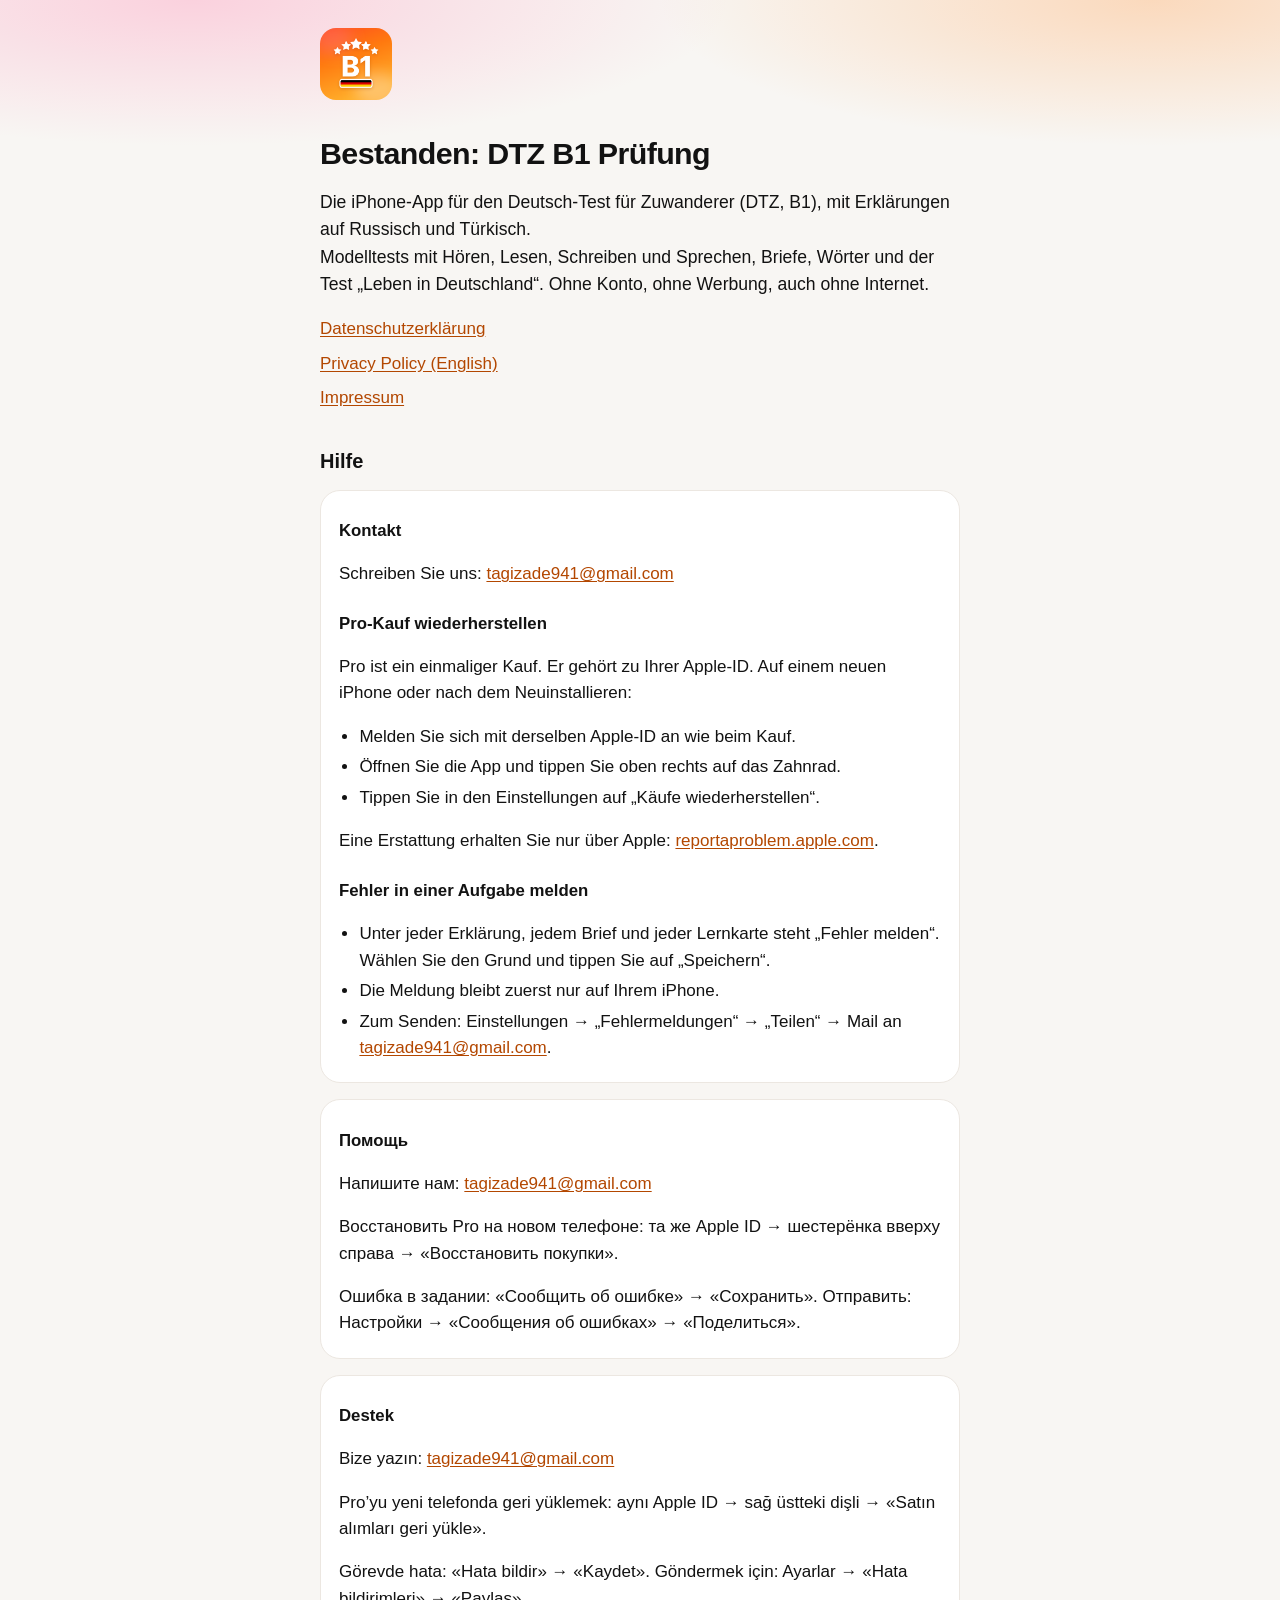
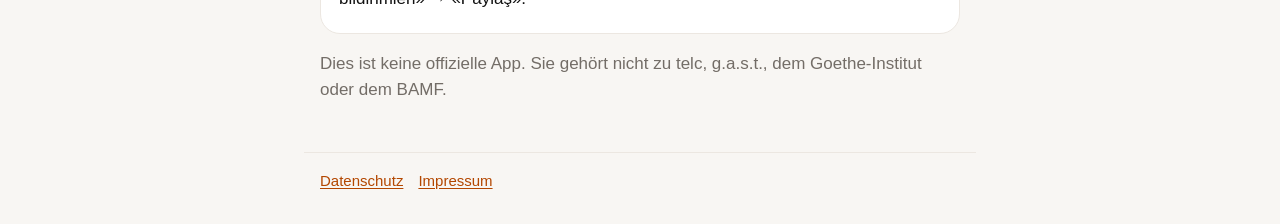
<file: index.html>
<!doctype html>
<html lang="de">
<head>
<meta charset="utf-8">
<meta name="viewport" content="width=device-width, initial-scale=1">
<title>Bestanden: DTZ B1 Prüfung – Hilfe</title>
<meta name="description" content="Hilfe und Kontakt für die iPhone-App Bestanden: DTZ B1 Prüfung.">
<link rel="icon" href="favicon.png">
<link rel="apple-touch-icon" href="icon.png">
<link rel="stylesheet" href="style.css">
</head>
<body>
<main>
<img class="icon" src="icon.png" width="72" height="72" alt="">
<h1>Bestanden: DTZ B1 Prüfung</h1>
<p class="lead">Die iPhone-App für den Deutsch-Test für Zuwanderer (DTZ, B1), mit Erklärungen auf Russisch und Türkisch.<br>
Modelltests mit Hören, Lesen, Schreiben und Sprechen, Briefe, Wörter und der Test „Leben in Deutschland“. Ohne Konto, ohne Werbung, auch ohne Internet.</p>

<ul class="links">
<li><a href="privacy.html">Datenschutzerklärung</a></li>
<li><a href="privacy-en.html" hreflang="en" lang="en">Privacy Policy (English)</a></li>
<li><a href="impressum.html">Impressum</a></li>
</ul>

<h2 id="hilfe">Hilfe</h2>
<div class="card">
<h3>Kontakt</h3>
<p>Schreiben Sie uns: <a href="mailto:tagizade941@gmail.com">tagizade941@gmail.com</a></p>

<h3>Pro-Kauf wiederherstellen</h3>
<p>Pro ist ein einmaliger Kauf. Er gehört zu Ihrer Apple-ID. Auf einem neuen iPhone oder nach dem Neuinstallieren:</p>
<ul>
<li>Melden Sie sich mit derselben Apple-ID an wie beim Kauf.</li>
<li>Öffnen Sie die App und tippen Sie oben rechts auf das Zahnrad.</li>
<li>Tippen Sie in den Einstellungen auf „Käufe wiederherstellen“.</li>
</ul>
<p>Eine Erstattung erhalten Sie nur über Apple: <a href="https://reportaproblem.apple.com/">reportaproblem.apple.com</a>.</p>

<h3>Fehler in einer Aufgabe melden</h3>
<ul>
<li>Unter jeder Erklärung, jedem Brief und jeder Lernkarte steht „Fehler melden“. Wählen Sie den Grund und tippen Sie auf „Speichern“.</li>
<li>Die Meldung bleibt zuerst nur auf Ihrem iPhone.</li>
<li>Zum Senden: Einstellungen → „Fehlermeldungen“ → „Teilen“ → Mail an <a href="mailto:tagizade941@gmail.com">tagizade941@gmail.com</a>.</li>
</ul>
</div>

<div class="card" lang="ru">
<h3>Помощь</h3>
<p>Напишите нам: <a href="mailto:tagizade941@gmail.com">tagizade941@gmail.com</a></p>
<p>Восстановить Pro на новом телефоне: та же Apple ID → шестерёнка вверху справа → «Восстановить покупки».</p>
<p>Ошибка в задании: «Сообщить об ошибке» → «Сохранить». Отправить: Настройки → «Сообщения об ошибках» → «Поделиться».</p>
</div>

<div class="card" lang="tr">
<h3>Destek</h3>
<p>Bize yazın: <a href="mailto:tagizade941@gmail.com">tagizade941@gmail.com</a></p>
<p>Pro’yu yeni telefonda geri yüklemek: aynı Apple ID → sağ üstteki dişli → «Satın alımları geri yükle».</p>
<p>Görevde hata: «Hata bildir» → «Kaydet». Göndermek için: Ayarlar → «Hata bildirimleri» → «Paylaş».</p>
</div>

<p class="muted">Dies ist keine offizielle App. Sie gehört nicht zu telc, g.a.s.t., dem Goethe-Institut oder dem BAMF.</p>
</main>
<footer>
<a href="privacy.html">Datenschutz</a><a href="impressum.html">Impressum</a>
</footer>
</body>
</html>
</file>
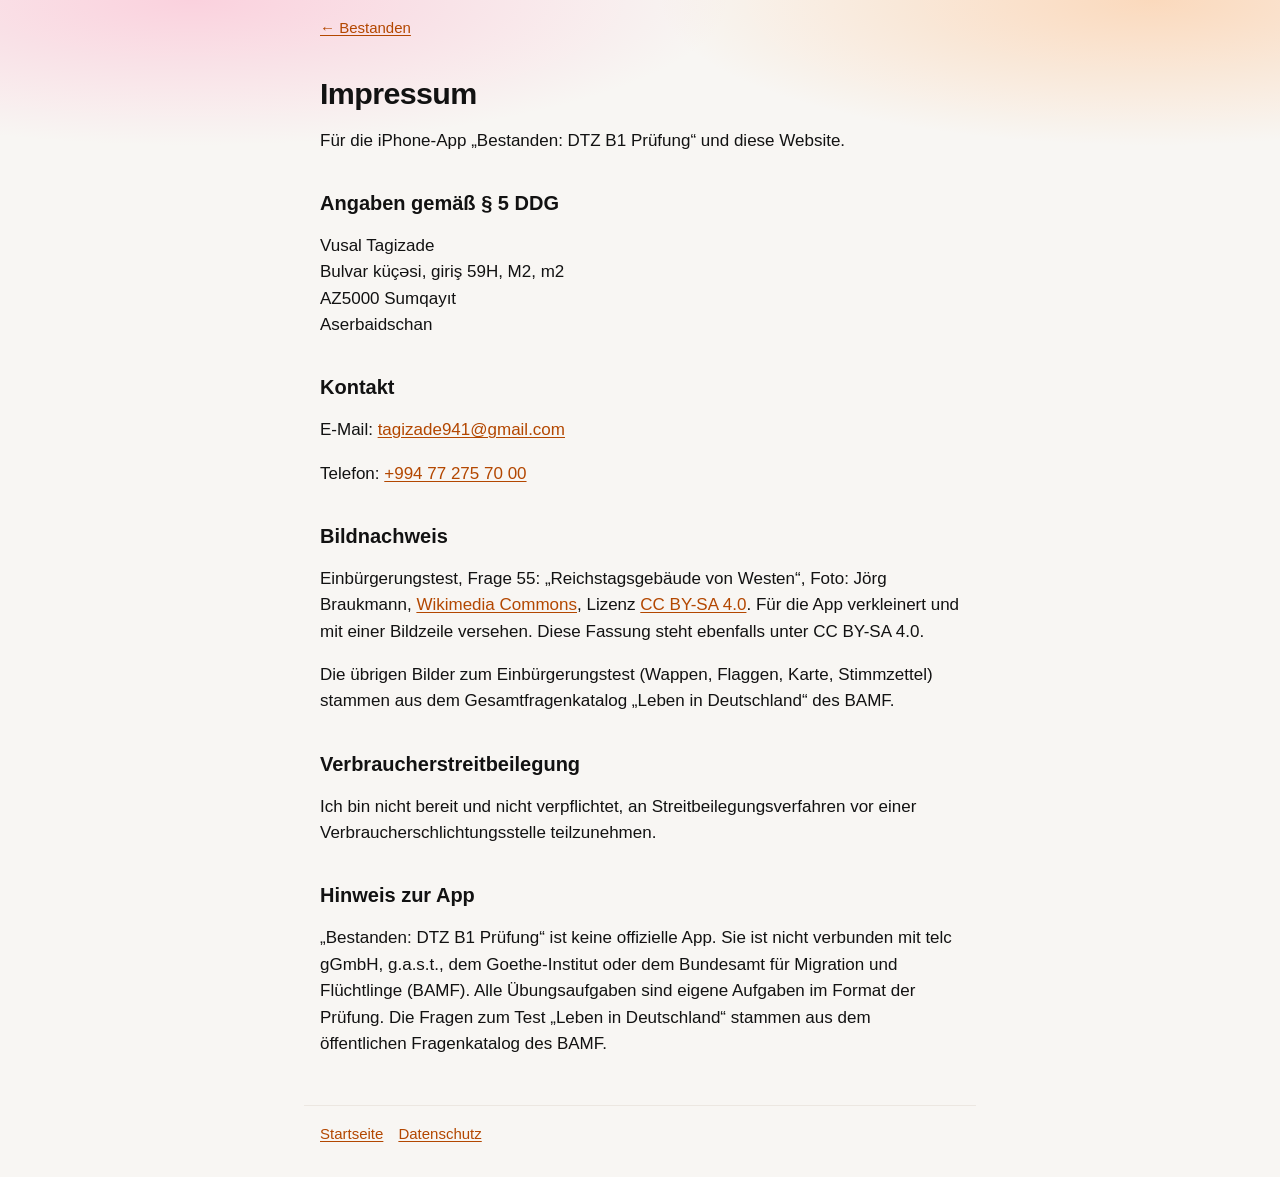
<file: impressum.html>
<!doctype html>
<html lang="de">
<head>
<meta charset="utf-8">
<meta name="viewport" content="width=device-width, initial-scale=1">
<title>Impressum – Bestanden: DTZ B1 Prüfung</title>
<link rel="icon" href="favicon.png">
<link rel="stylesheet" href="style.css">
</head>
<body>
<nav><a href="./">← Bestanden</a></nav>
<main>
<h1>Impressum</h1>
<p>Für die iPhone-App „Bestanden: DTZ B1 Prüfung“ und diese Website.</p>

<h2>Angaben gemäß § 5 DDG</h2>
<p>Vusal Tagizade<br>
Bulvar küçəsi, giriş 59H, M2, m2<br>
AZ5000 Sumqayıt<br>
Aserbaidschan</p>

<h2>Kontakt</h2>
<p>E-Mail: <a href="mailto:tagizade941@gmail.com">tagizade941@gmail.com</a></p>
<p>Telefon: <a href="tel:+994772757000">+994 77 275 70 00</a></p>

<h2>Bildnachweis</h2>
<p>Einbürgerungstest, Frage 55: „Reichstagsgebäude von Westen“, Foto: Jörg Braukmann, <a href="https://commons.wikimedia.org/wiki/File:Reichstagsgeb%C3%A4ude_von_Westen.jpg">Wikimedia Commons</a>, Lizenz <a href="https://creativecommons.org/licenses/by-sa/4.0/deed.de">CC BY-SA 4.0</a>. Für die App verkleinert und mit einer Bildzeile versehen. Diese Fassung steht ebenfalls unter CC BY-SA 4.0.</p>
<p>Die übrigen Bilder zum Einbürgerungstest (Wappen, Flaggen, Karte, Stimmzettel) stammen aus dem Gesamtfragenkatalog „Leben in Deutschland“ des BAMF.</p>

<h2>Verbraucherstreitbeilegung</h2>
<p>Ich bin nicht bereit und nicht verpflichtet, an Streitbeilegungsverfahren vor einer Verbraucherschlichtungsstelle teilzunehmen.</p>

<h2>Hinweis zur App</h2>
<p>„Bestanden: DTZ B1 Prüfung“ ist keine offizielle App. Sie ist nicht verbunden mit telc gGmbH, g.a.s.t., dem Goethe-Institut oder dem Bundesamt für Migration und Flüchtlinge (BAMF). Alle Übungsaufgaben sind eigene Aufgaben im Format der Prüfung. Die Fragen zum Test „Leben in Deutschland“ stammen aus dem öffentlichen Fragenkatalog des BAMF.</p>
</main>
<footer>
<a href="./">Startseite</a><a href="privacy.html">Datenschutz</a>
</footer>
</body>
</html>
</file>
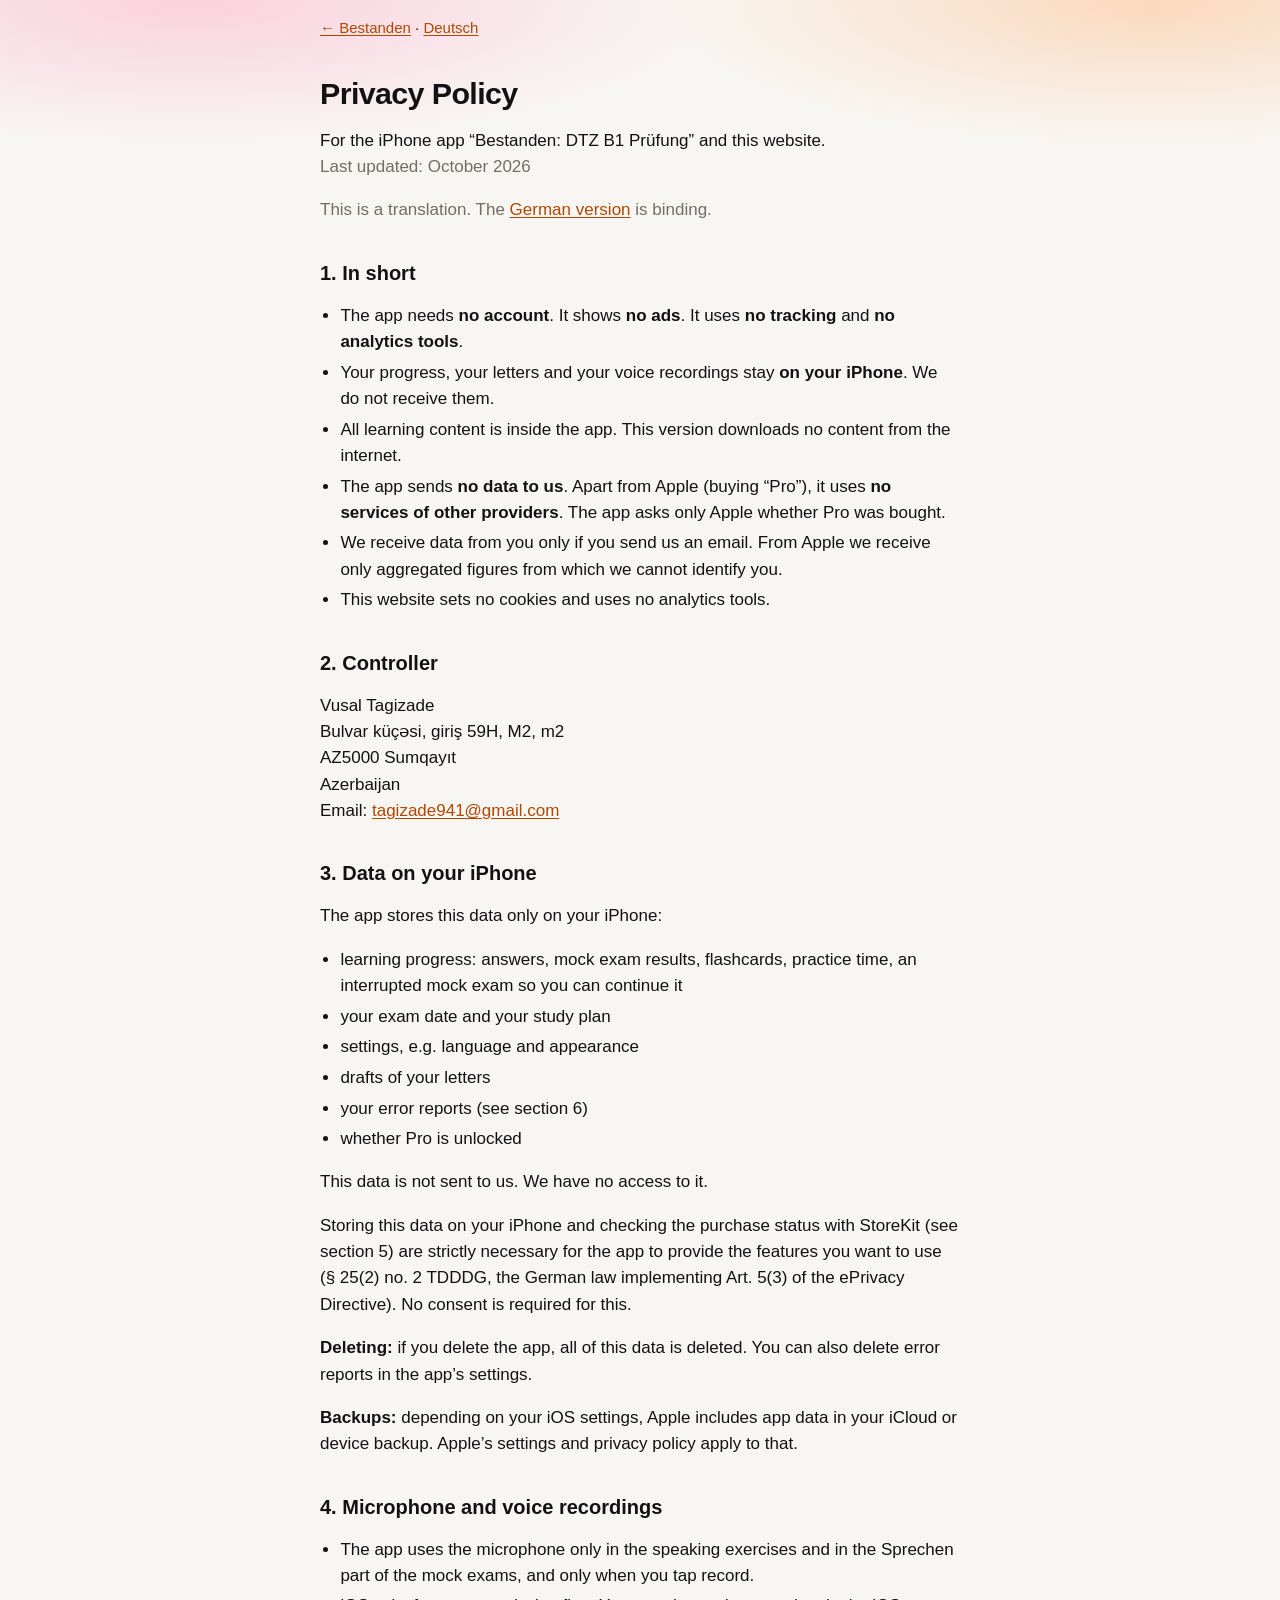
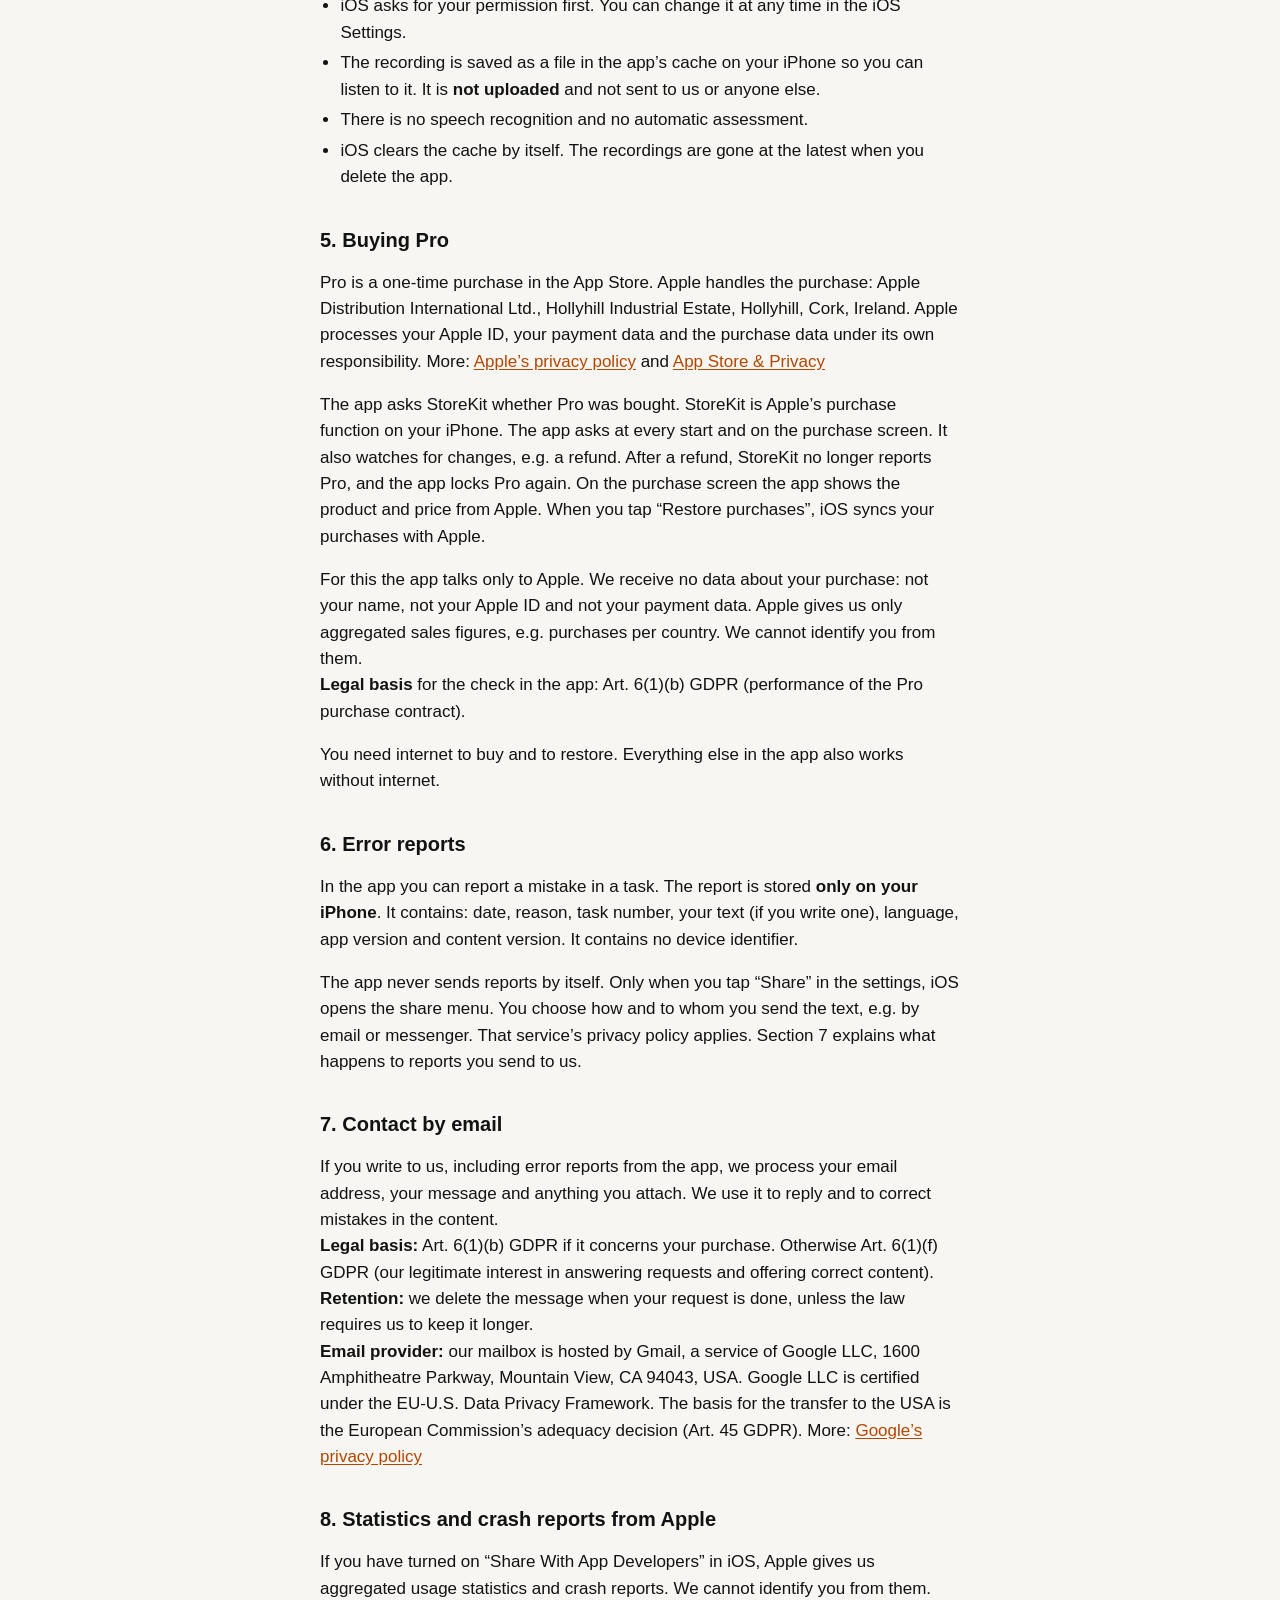
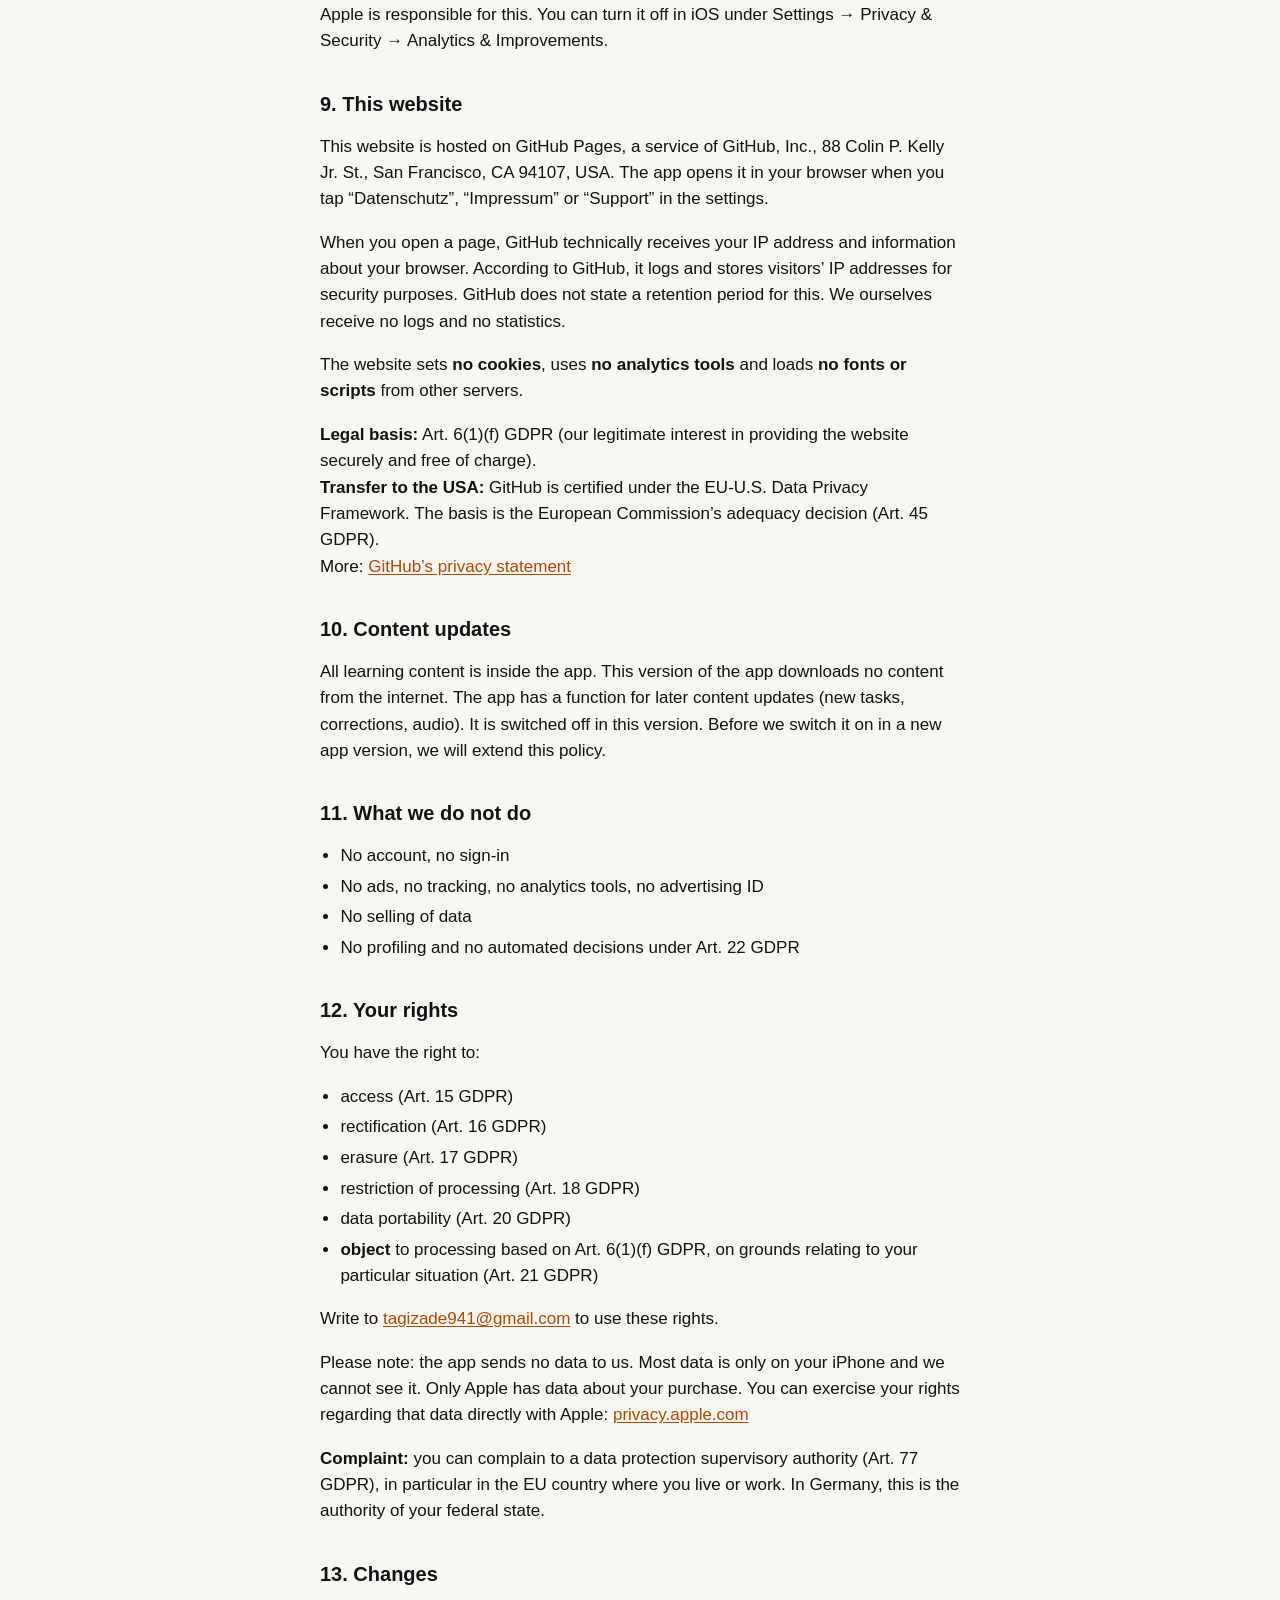
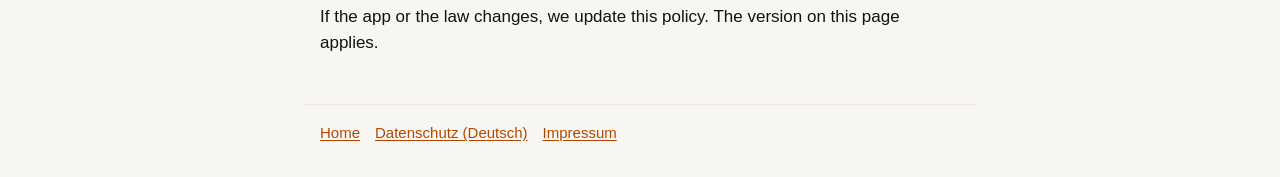
<file: privacy-en.html>
<!doctype html>
<html lang="en">
<head>
<meta charset="utf-8">
<meta name="viewport" content="width=device-width, initial-scale=1">
<title>Privacy Policy – Bestanden: DTZ B1 Prüfung</title>
<link rel="icon" href="favicon.png">
<link rel="alternate" hreflang="de" href="privacy.html">
<link rel="stylesheet" href="style.css">
</head>
<body>

<nav><a href="./">← Bestanden</a> · <a href="privacy.html" hreflang="de" lang="de">Deutsch</a></nav>
<main>
<h1>Privacy Policy</h1>
<p>For the iPhone app “Bestanden: DTZ B1 Prüfung” and this website.<br><span class="muted">Last updated: October 2026</span></p>
<p class="muted">This is a translation. The <a href="privacy.html" hreflang="de" lang="de">German version</a> is binding.</p>

<h2 id="short">1. In short</h2>
<ul>
<li>The app needs <strong>no account</strong>. It shows <strong>no ads</strong>. It uses <strong>no tracking</strong> and <strong>no analytics tools</strong>.</li>
<li>Your progress, your letters and your voice recordings stay <strong>on your iPhone</strong>. We do not receive them.</li>
<li>All learning content is inside the app. This version downloads no content from the internet.</li>
<li>The app sends <strong>no data to us</strong>. Apart from Apple (buying “Pro”), it uses <strong>no services of other providers</strong>. The app asks only Apple whether Pro was bought.</li>
<li>We receive data from you only if you send us an email. From Apple we receive only aggregated figures from which we cannot identify you.</li>
<li>This website sets no cookies and uses no analytics tools.</li>
</ul>

<h2 id="controller">2. Controller</h2>
<p>Vusal Tagizade<br>
Bulvar küçəsi, giriş 59H, M2, m2<br>
AZ5000 Sumqayıt<br>
Azerbaijan<br>
Email: <a href="mailto:tagizade941@gmail.com">tagizade941@gmail.com</a></p>


<h2 id="device">3. Data on your iPhone</h2>
<p>The app stores this data only on your iPhone:</p>
<ul>
<li>learning progress: answers, mock exam results, flashcards, practice time, an interrupted mock exam so you can continue it</li>
<li>your exam date and your study plan</li>
<li>settings, e.g. language and appearance</li>
<li>drafts of your letters</li>
<li>your error reports (see section 6)</li>
<li>whether Pro is unlocked</li>
</ul>
<p>This data is not sent to us. We have no access to it.</p>
<p>Storing this data on your iPhone and checking the purchase status with StoreKit (see section 5) are strictly necessary for the app to provide the features you want to use (§ 25(2) no. 2 TDDDG, the German law implementing Art. 5(3) of the ePrivacy Directive). No consent is required for this.</p>
<p><strong>Deleting:</strong> if you delete the app, all of this data is deleted. You can also delete error reports in the app’s settings.</p>
<p><strong>Backups:</strong> depending on your iOS settings, Apple includes app data in your iCloud or device backup. Apple’s settings and privacy policy apply to that.</p>

<h2 id="microphone">4. Microphone and voice recordings</h2>
<ul>
<li>The app uses the microphone only in the speaking exercises and in the Sprechen part of the mock exams, and only when you tap record.</li>
<li>iOS asks for your permission first. You can change it at any time in the iOS Settings.</li>
<li>The recording is saved as a file in the app’s cache on your iPhone so you can listen to it. It is <strong>not uploaded</strong> and not sent to us or anyone else.</li>
<li>There is no speech recognition and no automatic assessment.</li>
<li>iOS clears the cache by itself. The recordings are gone at the latest when you delete the app.</li>
</ul>

<h2 id="pro">5. Buying Pro</h2>
<p>Pro is a one-time purchase in the App Store. Apple handles the purchase: Apple Distribution International Ltd., Hollyhill Industrial Estate, Hollyhill, Cork, Ireland. Apple processes your Apple ID, your payment data and the purchase data under its own responsibility. More: <a href="https://www.apple.com/legal/privacy/">Apple’s privacy policy</a> and <a href="https://www.apple.com/legal/privacy/data/en/app-store/">App Store &amp; Privacy</a></p>
<p>The app asks StoreKit whether Pro was bought. StoreKit is Apple’s purchase function on your iPhone. The app asks at every start and on the purchase screen. It also watches for changes, e.g. a refund. After a refund, StoreKit no longer reports Pro, and the app locks Pro again. On the purchase screen the app shows the product and price from Apple. When you tap “Restore purchases”, iOS syncs your purchases with Apple.</p>
<p>For this the app talks only to Apple. We receive no data about your purchase: not your name, not your Apple ID and not your payment data. Apple gives us only aggregated sales figures, e.g. purchases per country. We cannot identify you from them.<br>
<strong>Legal basis</strong> for the check in the app: Art. 6(1)(b) GDPR (performance of the Pro purchase contract).</p>
<p>You need internet to buy and to restore. Everything else in the app also works without internet.</p>

<h2 id="reports">6. Error reports</h2>
<p>In the app you can report a mistake in a task. The report is stored <strong>only on your iPhone</strong>. It contains: date, reason, task number, your text (if you write one), language, app version and content version. It contains no device identifier.</p>
<p>The app never sends reports by itself. Only when you tap “Share” in the settings, iOS opens the share menu. You choose how and to whom you send the text, e.g. by email or messenger. That service’s privacy policy applies. Section 7 explains what happens to reports you send to us.</p>

<h2 id="email">7. Contact by email</h2>
<p>If you write to us, including error reports from the app, we process your email address, your message and anything you attach. We use it to reply and to correct mistakes in the content.<br>
<strong>Legal basis:</strong> Art. 6(1)(b) GDPR if it concerns your purchase. Otherwise Art. 6(1)(f) GDPR (our legitimate interest in answering requests and offering correct content).<br>
<strong>Retention:</strong> we delete the message when your request is done, unless the law requires us to keep it longer.<br>
<strong>Email provider:</strong> our mailbox is hosted by Gmail, a service of Google LLC, 1600 Amphitheatre Parkway, Mountain View, CA 94043, USA. Google LLC is certified under the EU-U.S. Data Privacy Framework. The basis for the transfer to the USA is the European Commission’s adequacy decision (Art. 45 GDPR). More: <a href="https://policies.google.com/privacy?hl=en">Google’s privacy policy</a></p>

<h2 id="apple-analytics">8. Statistics and crash reports from Apple</h2>
<p>If you have turned on “Share With App Developers” in iOS, Apple gives us aggregated usage statistics and crash reports. We cannot identify you from them. Apple is responsible for this. You can turn it off in iOS under Settings → Privacy &amp; Security → Analytics &amp; Improvements.</p>

<h2 id="website">9. This website</h2>
<p>This website is hosted on GitHub Pages, a service of GitHub, Inc., 88 Colin P. Kelly Jr. St., San Francisco, CA 94107, USA. The app opens it in your browser when you tap “Datenschutz”, “Impressum” or “Support” in the settings.</p>
<p>When you open a page, GitHub technically receives your IP address and information about your browser. According to GitHub, it logs and stores visitors’ IP addresses for security purposes. GitHub does not state a retention period for this. We ourselves receive no logs and no statistics.</p>
<p>The website sets <strong>no cookies</strong>, uses <strong>no analytics tools</strong> and loads <strong>no fonts or scripts</strong> from other servers.</p>
<p><strong>Legal basis:</strong> Art. 6(1)(f) GDPR (our legitimate interest in providing the website securely and free of charge).<br>
<strong>Transfer to the USA:</strong> GitHub is certified under the EU-U.S. Data Privacy Framework. The basis is the European Commission’s adequacy decision (Art. 45 GDPR).<br>
More: <a href="https://docs.github.com/site-policy/privacy-policies/github-general-privacy-statement">GitHub’s privacy statement</a></p>

<h2 id="updates">10. Content updates</h2>
<p>All learning content is inside the app. This version of the app downloads no content from the internet. The app has a function for later content updates (new tasks, corrections, audio). It is switched off in this version. Before we switch it on in a new app version, we will extend this policy.</p>

<h2 id="not">11. What we do not do</h2>
<ul>
<li>No account, no sign-in</li>
<li>No ads, no tracking, no analytics tools, no advertising ID</li>
<li>No selling of data</li>
<li>No profiling and no automated decisions under Art. 22 GDPR</li>
</ul>

<h2 id="rights">12. Your rights</h2>
<p>You have the right to:</p>
<ul>
<li>access (Art. 15 GDPR)</li>
<li>rectification (Art. 16 GDPR)</li>
<li>erasure (Art. 17 GDPR)</li>
<li>restriction of processing (Art. 18 GDPR)</li>
<li>data portability (Art. 20 GDPR)</li>
<li><strong>object</strong> to processing based on Art. 6(1)(f) GDPR, on grounds relating to your particular situation (Art. 21 GDPR)</li>
</ul>
<p>Write to <a href="mailto:tagizade941@gmail.com">tagizade941@gmail.com</a> to use these rights.</p>
<p>Please note: the app sends no data to us. Most data is only on your iPhone and we cannot see it. Only Apple has data about your purchase. You can exercise your rights regarding that data directly with Apple: <a href="https://privacy.apple.com/">privacy.apple.com</a></p>
<p><strong>Complaint:</strong> you can complain to a data protection supervisory authority (Art. 77 GDPR), in particular in the EU country where you live or work. In Germany, this is the authority of your federal state.</p>

<h2 id="changes">13. Changes</h2>
<p>If the app or the law changes, we update this policy. The version on this page applies.</p>
</main>
<footer>
<a href="./">Home</a><a href="privacy.html">Datenschutz (Deutsch)</a><a href="impressum.html" hreflang="de">Impressum</a>
</footer>
</body>
</html>
</file>
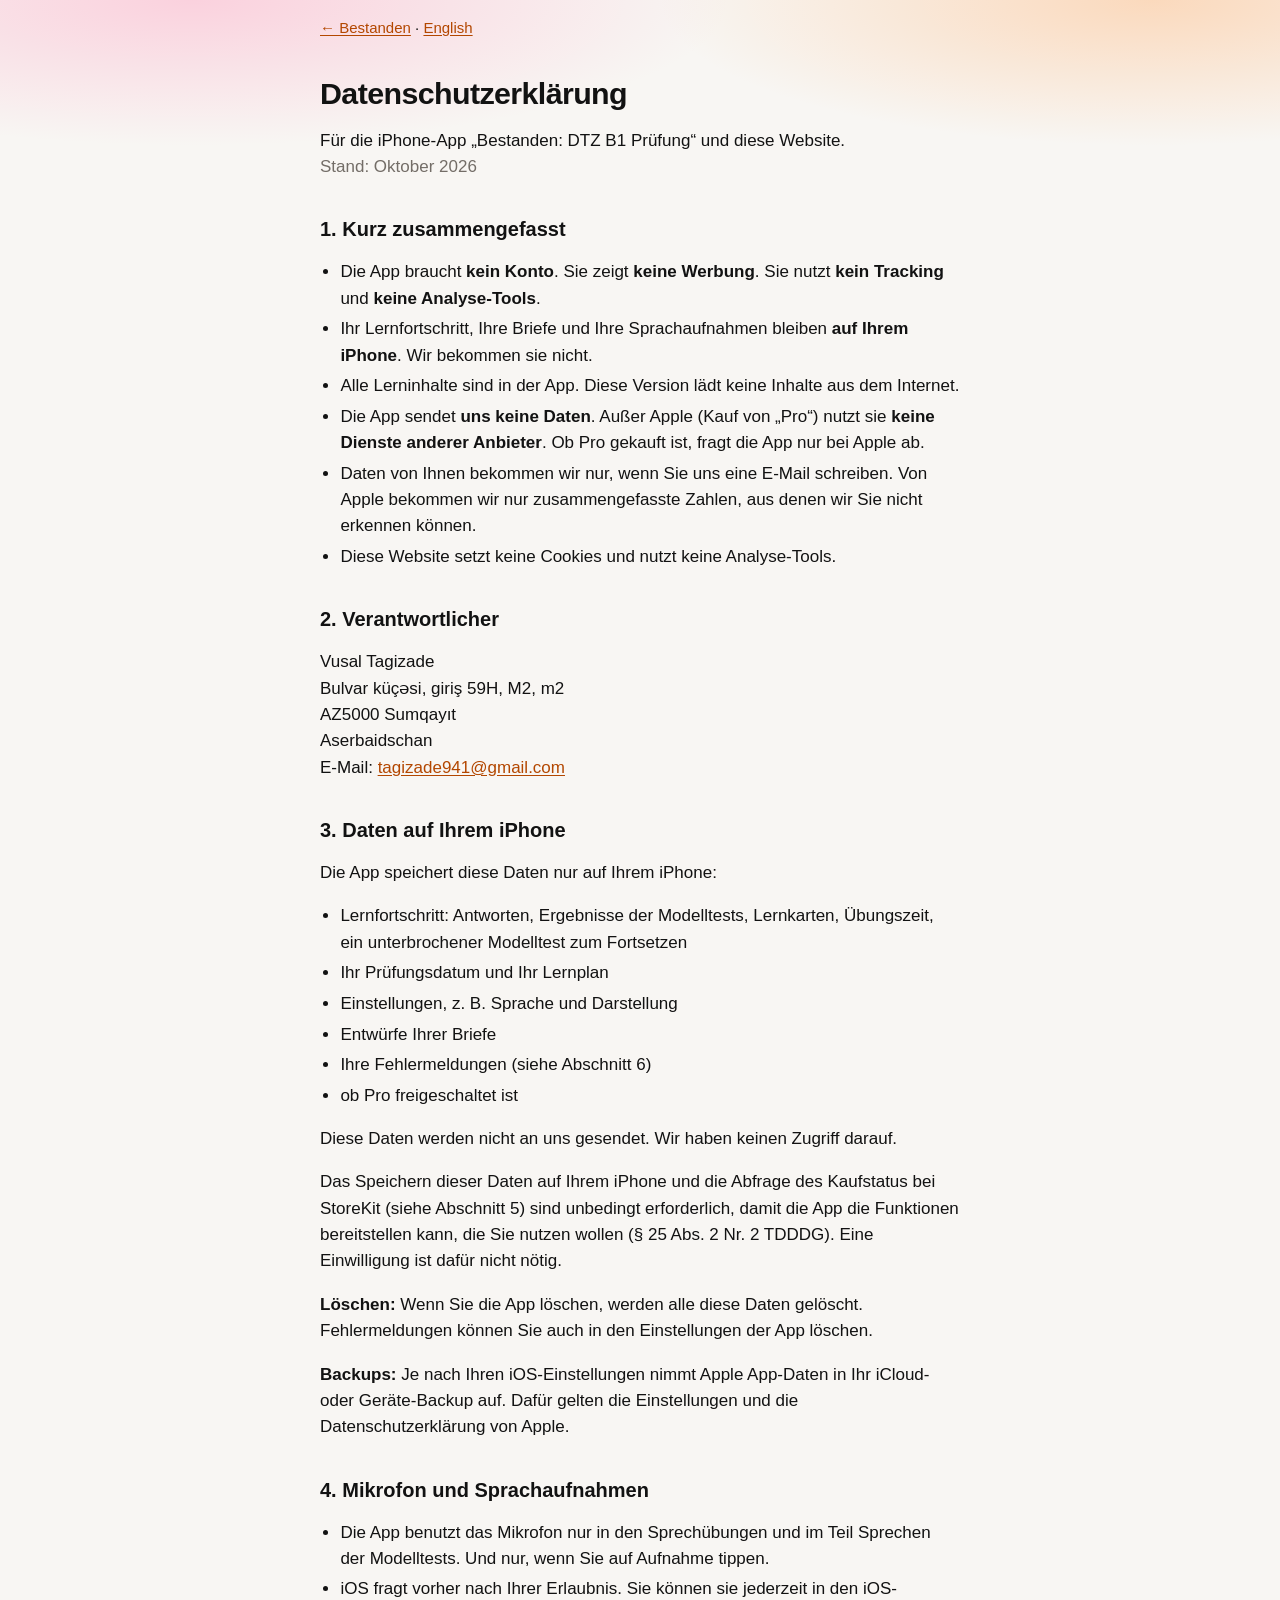
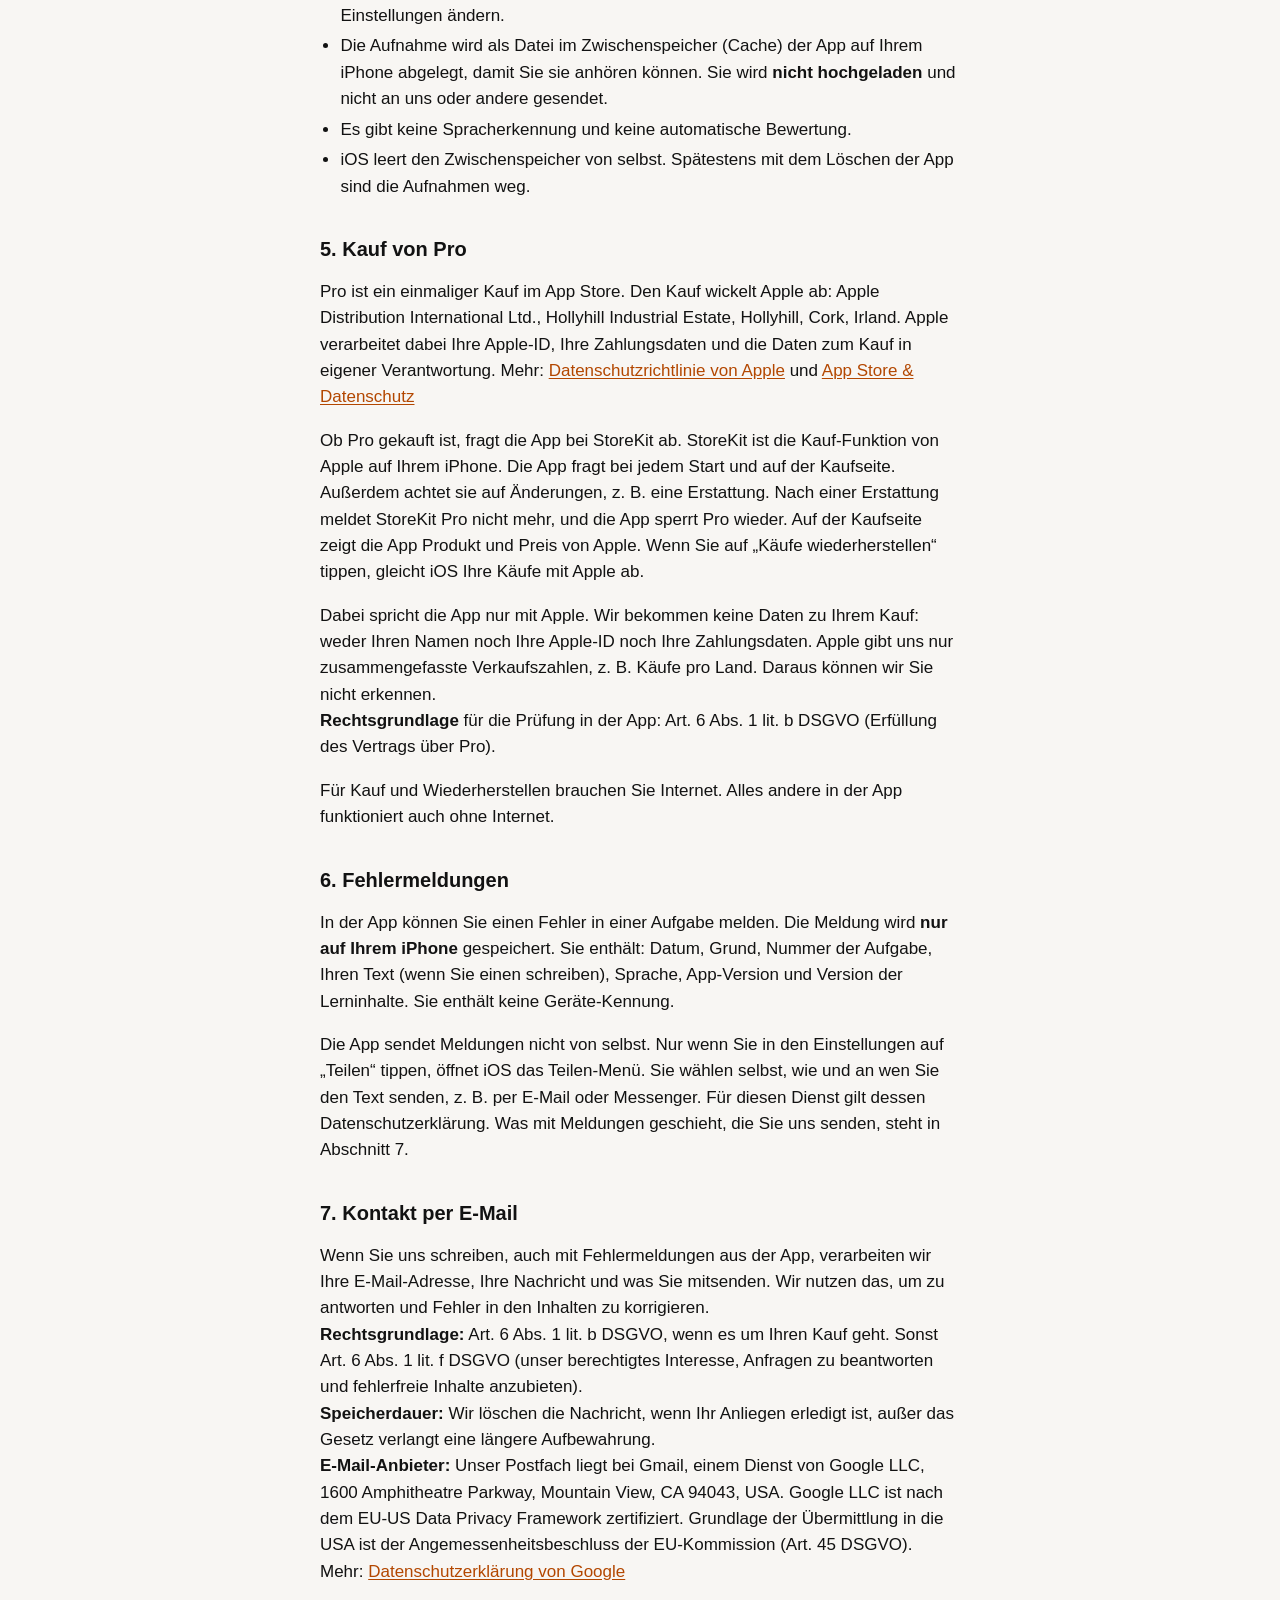
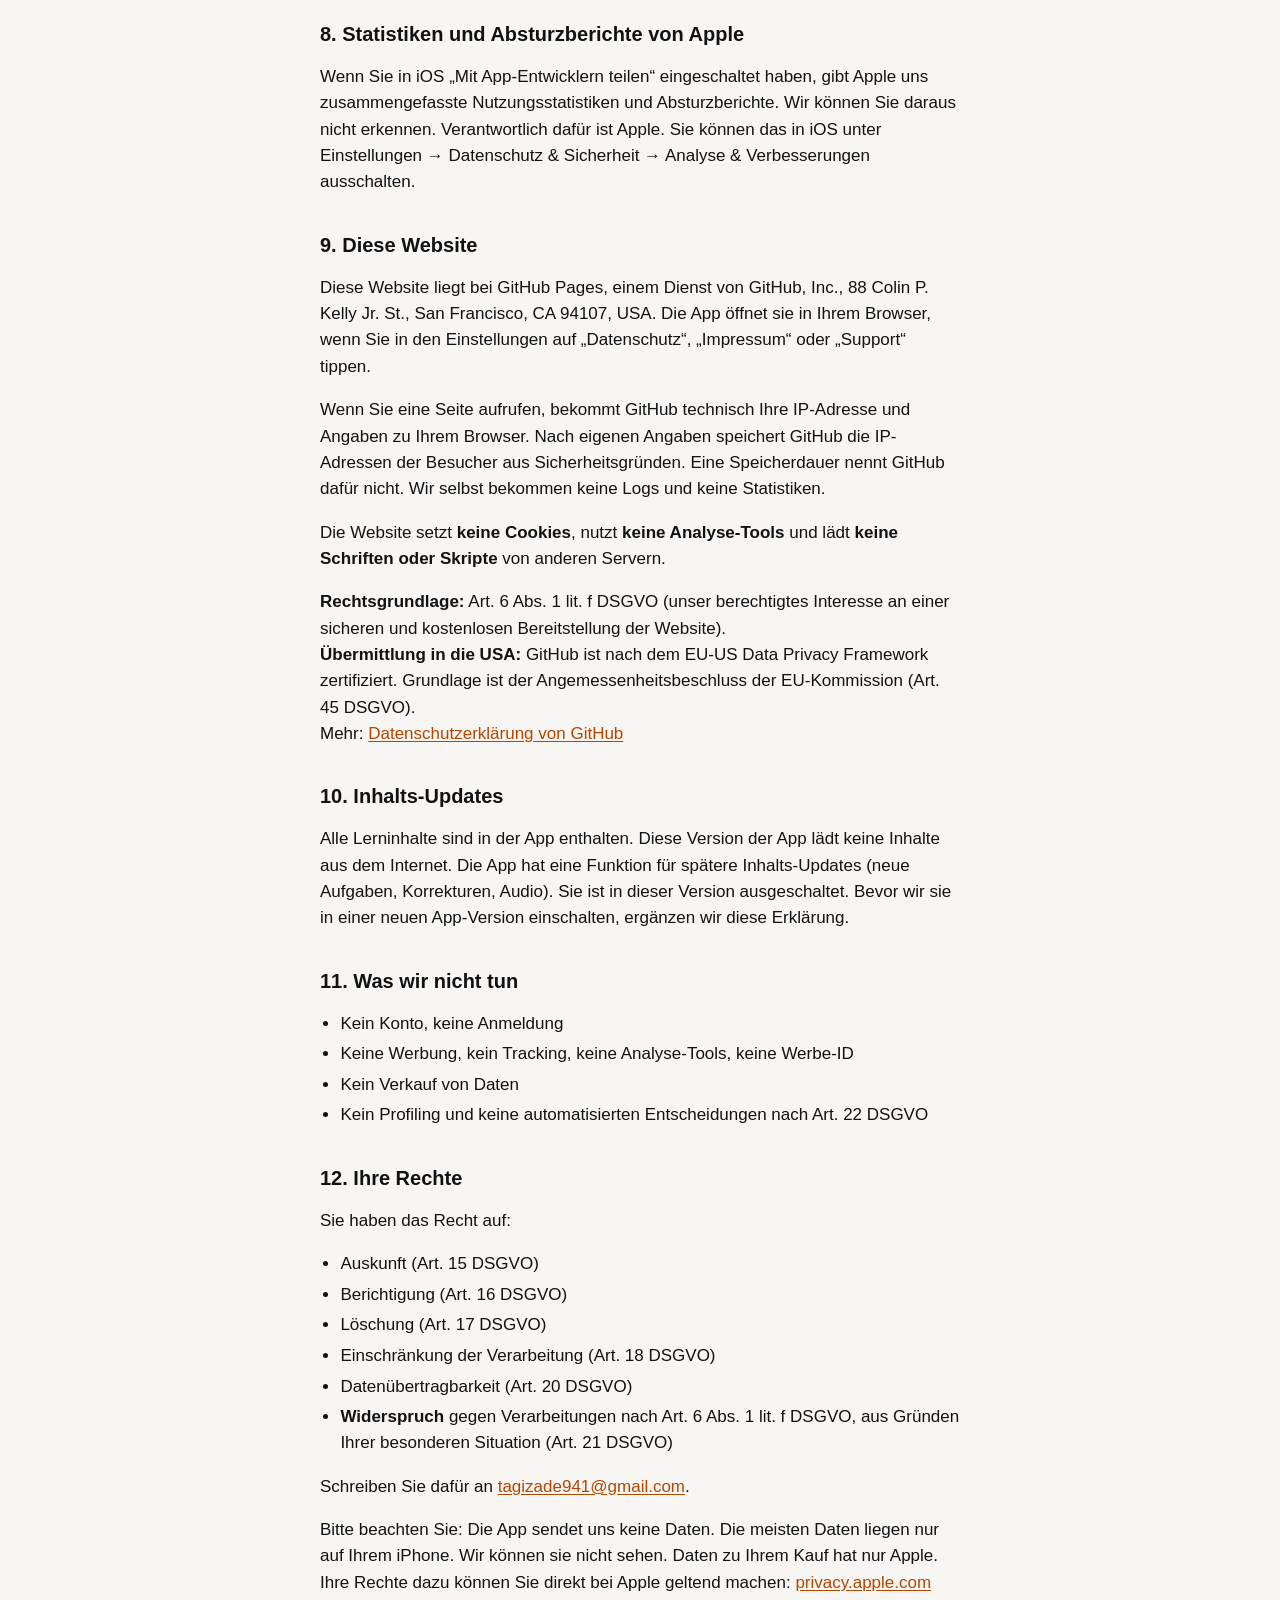
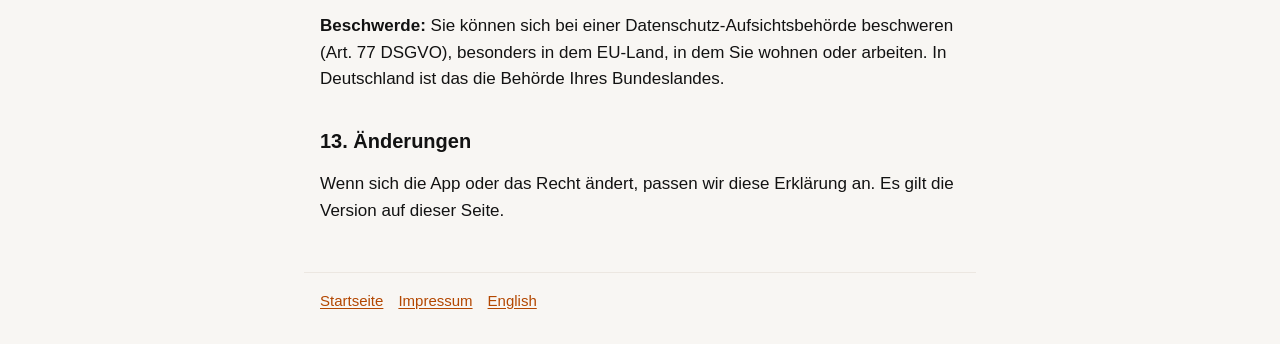
<file: privacy.html>
<!doctype html>
<html lang="de">
<head>
<meta charset="utf-8">
<meta name="viewport" content="width=device-width, initial-scale=1">
<title>Datenschutzerklärung – Bestanden: DTZ B1 Prüfung</title>
<link rel="icon" href="favicon.png">
<link rel="alternate" hreflang="en" href="privacy-en.html">
<link rel="stylesheet" href="style.css">
</head>
<body>

<nav><a href="./">← Bestanden</a> · <a href="privacy-en.html" hreflang="en" lang="en">English</a></nav>
<main>
<h1>Datenschutzerklärung</h1>
<p>Für die iPhone-App „Bestanden: DTZ B1 Prüfung“ und diese Website.<br><span class="muted">Stand: Oktober 2026</span></p>

<h2 id="kurz">1. Kurz zusammengefasst</h2>
<ul>
<li>Die App braucht <strong>kein Konto</strong>. Sie zeigt <strong>keine Werbung</strong>. Sie nutzt <strong>kein Tracking</strong> und <strong>keine Analyse-Tools</strong>.</li>
<li>Ihr Lernfortschritt, Ihre Briefe und Ihre Sprachaufnahmen bleiben <strong>auf Ihrem iPhone</strong>. Wir bekommen sie nicht.</li>
<li>Alle Lerninhalte sind in der App. Diese Version lädt keine Inhalte aus dem Internet.</li>
<li>Die App sendet <strong>uns keine Daten</strong>. Außer Apple (Kauf von „Pro“) nutzt sie <strong>keine Dienste anderer Anbieter</strong>. Ob Pro gekauft ist, fragt die App nur bei Apple ab.</li>
<li>Daten von Ihnen bekommen wir nur, wenn Sie uns eine E-Mail schreiben. Von Apple bekommen wir nur zusammengefasste Zahlen, aus denen wir Sie nicht erkennen können.</li>
<li>Diese Website setzt keine Cookies und nutzt keine Analyse-Tools.</li>
</ul>

<h2 id="verantwortlicher">2. Verantwortlicher</h2>
<p>Vusal Tagizade<br>
Bulvar küçəsi, giriş 59H, M2, m2<br>
AZ5000 Sumqayıt<br>
Aserbaidschan<br>
E-Mail: <a href="mailto:tagizade941@gmail.com">tagizade941@gmail.com</a></p>


<h2 id="geraet">3. Daten auf Ihrem iPhone</h2>
<p>Die App speichert diese Daten nur auf Ihrem iPhone:</p>
<ul>
<li>Lernfortschritt: Antworten, Ergebnisse der Modelltests, Lernkarten, Übungszeit, ein unterbrochener Modelltest zum Fortsetzen</li>
<li>Ihr Prüfungsdatum und Ihr Lernplan</li>
<li>Einstellungen, z. B. Sprache und Darstellung</li>
<li>Entwürfe Ihrer Briefe</li>
<li>Ihre Fehlermeldungen (siehe Abschnitt 6)</li>
<li>ob Pro freigeschaltet ist</li>
</ul>
<p>Diese Daten werden nicht an uns gesendet. Wir haben keinen Zugriff darauf.</p>
<p>Das Speichern dieser Daten auf Ihrem iPhone und die Abfrage des Kaufstatus bei StoreKit (siehe Abschnitt 5) sind unbedingt erforderlich, damit die App die Funktionen bereitstellen kann, die Sie nutzen wollen (§ 25 Abs. 2 Nr. 2 TDDDG). Eine Einwilligung ist dafür nicht nötig.</p>
<p><strong>Löschen:</strong> Wenn Sie die App löschen, werden alle diese Daten gelöscht. Fehlermeldungen können Sie auch in den Einstellungen der App löschen.</p>
<p><strong>Backups:</strong> Je nach Ihren iOS-Einstellungen nimmt Apple App-Daten in Ihr iCloud- oder Geräte-Backup auf. Dafür gelten die Einstellungen und die Datenschutzerklärung von Apple.</p>

<h2 id="mikrofon">4. Mikrofon und Sprachaufnahmen</h2>
<ul>
<li>Die App benutzt das Mikrofon nur in den Sprechübungen und im Teil Sprechen der Modelltests. Und nur, wenn Sie auf Aufnahme tippen.</li>
<li>iOS fragt vorher nach Ihrer Erlaubnis. Sie können sie jederzeit in den iOS-Einstellungen ändern.</li>
<li>Die Aufnahme wird als Datei im Zwischenspeicher (Cache) der App auf Ihrem iPhone abgelegt, damit Sie sie anhören können. Sie wird <strong>nicht hochgeladen</strong> und nicht an uns oder andere gesendet.</li>
<li>Es gibt keine Spracherkennung und keine automatische Bewertung.</li>
<li>iOS leert den Zwischenspeicher von selbst. Spätestens mit dem Löschen der App sind die Aufnahmen weg.</li>
</ul>

<h2 id="pro">5. Kauf von Pro</h2>
<p>Pro ist ein einmaliger Kauf im App Store. Den Kauf wickelt Apple ab: Apple Distribution International Ltd., Hollyhill Industrial Estate, Hollyhill, Cork, Irland. Apple verarbeitet dabei Ihre Apple-ID, Ihre Zahlungsdaten und die Daten zum Kauf in eigener Verantwortung. Mehr: <a href="https://www.apple.com/de/legal/privacy/">Datenschutzrichtlinie von Apple</a> und <a href="https://www.apple.com/legal/privacy/data/de/app-store/">App Store &amp; Datenschutz</a></p>
<p>Ob Pro gekauft ist, fragt die App bei StoreKit ab. StoreKit ist die Kauf-Funktion von Apple auf Ihrem iPhone. Die App fragt bei jedem Start und auf der Kaufseite. Außerdem achtet sie auf Änderungen, z. B. eine Erstattung. Nach einer Erstattung meldet StoreKit Pro nicht mehr, und die App sperrt Pro wieder. Auf der Kaufseite zeigt die App Produkt und Preis von Apple. Wenn Sie auf „Käufe wiederherstellen“ tippen, gleicht iOS Ihre Käufe mit Apple ab.</p>
<p>Dabei spricht die App nur mit Apple. Wir bekommen keine Daten zu Ihrem Kauf: weder Ihren Namen noch Ihre Apple-ID noch Ihre Zahlungsdaten. Apple gibt uns nur zusammengefasste Verkaufszahlen, z. B. Käufe pro Land. Daraus können wir Sie nicht erkennen.<br>
<strong>Rechtsgrundlage</strong> für die Prüfung in der App: Art. 6 Abs. 1 lit. b DSGVO (Erfüllung des Vertrags über Pro).</p>
<p>Für Kauf und Wiederherstellen brauchen Sie Internet. Alles andere in der App funktioniert auch ohne Internet.</p>

<h2 id="fehlermeldungen">6. Fehlermeldungen</h2>
<p>In der App können Sie einen Fehler in einer Aufgabe melden. Die Meldung wird <strong>nur auf Ihrem iPhone</strong> gespeichert. Sie enthält: Datum, Grund, Nummer der Aufgabe, Ihren Text (wenn Sie einen schreiben), Sprache, App-Version und Version der Lerninhalte. Sie enthält keine Geräte-Kennung.</p>
<p>Die App sendet Meldungen nicht von selbst. Nur wenn Sie in den Einstellungen auf „Teilen“ tippen, öffnet iOS das Teilen-Menü. Sie wählen selbst, wie und an wen Sie den Text senden, z. B. per E-Mail oder Messenger. Für diesen Dienst gilt dessen Datenschutzerklärung. Was mit Meldungen geschieht, die Sie uns senden, steht in Abschnitt 7.</p>

<h2 id="email">7. Kontakt per E-Mail</h2>
<p>Wenn Sie uns schreiben, auch mit Fehlermeldungen aus der App, verarbeiten wir Ihre E-Mail-Adresse, Ihre Nachricht und was Sie mitsenden. Wir nutzen das, um zu antworten und Fehler in den Inhalten zu korrigieren.<br>
<strong>Rechtsgrundlage:</strong> Art. 6 Abs. 1 lit. b DSGVO, wenn es um Ihren Kauf geht. Sonst Art. 6 Abs. 1 lit. f DSGVO (unser berechtigtes Interesse, Anfragen zu beantworten und fehlerfreie Inhalte anzubieten).<br>
<strong>Speicherdauer:</strong> Wir löschen die Nachricht, wenn Ihr Anliegen erledigt ist, außer das Gesetz verlangt eine längere Aufbewahrung.<br>
<strong>E-Mail-Anbieter:</strong> Unser Postfach liegt bei Gmail, einem Dienst von Google LLC, 1600 Amphitheatre Parkway, Mountain View, CA 94043, USA. Google LLC ist nach dem EU-US Data Privacy Framework zertifiziert. Grundlage der Übermittlung in die USA ist der Angemessenheitsbeschluss der EU-Kommission (Art. 45 DSGVO). Mehr: <a href="https://policies.google.com/privacy?hl=de">Datenschutzerklärung von Google</a></p>

<h2 id="apple-analyse">8. Statistiken und Absturzberichte von Apple</h2>
<p>Wenn Sie in iOS „Mit App-Entwicklern teilen“ eingeschaltet haben, gibt Apple uns zusammengefasste Nutzungsstatistiken und Absturzberichte. Wir können Sie daraus nicht erkennen. Verantwortlich dafür ist Apple. Sie können das in iOS unter Einstellungen → Datenschutz &amp; Sicherheit → Analyse &amp; Verbesserungen ausschalten.</p>

<h2 id="website">9. Diese Website</h2>
<p>Diese Website liegt bei GitHub Pages, einem Dienst von GitHub, Inc., 88 Colin P. Kelly Jr. St., San Francisco, CA 94107, USA. Die App öffnet sie in Ihrem Browser, wenn Sie in den Einstellungen auf „Datenschutz“, „Impressum“ oder „Support“ tippen.</p>
<p>Wenn Sie eine Seite aufrufen, bekommt GitHub technisch Ihre IP-Adresse und Angaben zu Ihrem Browser. Nach eigenen Angaben speichert GitHub die IP-Adressen der Besucher aus Sicherheitsgründen. Eine Speicherdauer nennt GitHub dafür nicht. Wir selbst bekommen keine Logs und keine Statistiken.</p>
<p>Die Website setzt <strong>keine Cookies</strong>, nutzt <strong>keine Analyse-Tools</strong> und lädt <strong>keine Schriften oder Skripte</strong> von anderen Servern.</p>
<p><strong>Rechtsgrundlage:</strong> Art. 6 Abs. 1 lit. f DSGVO (unser berechtigtes Interesse an einer sicheren und kostenlosen Bereitstellung der Website).<br>
<strong>Übermittlung in die USA:</strong> GitHub ist nach dem EU-US Data Privacy Framework zertifiziert. Grundlage ist der Angemessenheitsbeschluss der EU-Kommission (Art. 45 DSGVO).<br>
Mehr: <a href="https://docs.github.com/site-policy/privacy-policies/github-general-privacy-statement">Datenschutzerklärung von GitHub</a></p>

<h2 id="updates">10. Inhalts-Updates</h2>
<p>Alle Lerninhalte sind in der App enthalten. Diese Version der App lädt keine Inhalte aus dem Internet. Die App hat eine Funktion für spätere Inhalts-Updates (neue Aufgaben, Korrekturen, Audio). Sie ist in dieser Version ausgeschaltet. Bevor wir sie in einer neuen App-Version einschalten, ergänzen wir diese Erklärung.</p>

<h2 id="nicht">11. Was wir nicht tun</h2>
<ul>
<li>Kein Konto, keine Anmeldung</li>
<li>Keine Werbung, kein Tracking, keine Analyse-Tools, keine Werbe-ID</li>
<li>Kein Verkauf von Daten</li>
<li>Kein Profiling und keine automatisierten Entscheidungen nach Art. 22 DSGVO</li>
</ul>

<h2 id="rechte">12. Ihre Rechte</h2>
<p>Sie haben das Recht auf:</p>
<ul>
<li>Auskunft (Art. 15 DSGVO)</li>
<li>Berichtigung (Art. 16 DSGVO)</li>
<li>Löschung (Art. 17 DSGVO)</li>
<li>Einschränkung der Verarbeitung (Art. 18 DSGVO)</li>
<li>Datenübertragbarkeit (Art. 20 DSGVO)</li>
<li><strong>Widerspruch</strong> gegen Verarbeitungen nach Art. 6 Abs. 1 lit. f DSGVO, aus Gründen Ihrer besonderen Situation (Art. 21 DSGVO)</li>
</ul>
<p>Schreiben Sie dafür an <a href="mailto:tagizade941@gmail.com">tagizade941@gmail.com</a>.</p>
<p>Bitte beachten Sie: Die App sendet uns keine Daten. Die meisten Daten liegen nur auf Ihrem iPhone. Wir können sie nicht sehen. Daten zu Ihrem Kauf hat nur Apple. Ihre Rechte dazu können Sie direkt bei Apple geltend machen: <a href="https://privacy.apple.com/">privacy.apple.com</a></p>
<p><strong>Beschwerde:</strong> Sie können sich bei einer Datenschutz-Aufsichtsbehörde beschweren (Art. 77 DSGVO), besonders in dem EU-Land, in dem Sie wohnen oder arbeiten. In Deutschland ist das die Behörde Ihres Bundeslandes.</p>

<h2 id="aenderungen">13. Änderungen</h2>
<p>Wenn sich die App oder das Recht ändert, passen wir diese Erklärung an. Es gilt die Version auf dieser Seite.</p>
</main>
<footer>
<a href="./">Startseite</a><a href="impressum.html">Impressum</a><a href="privacy-en.html" hreflang="en" lang="en">English</a>
</footer>
</body>
</html>
</file>
<file: style.css>
/* System fonts only, nothing loaded from other servers. Colours from the app (src/ui/theme.ts). */
:root {
  color-scheme: light dark;
  --bg: #F8F6F3; --ink: #121212; --muted: #736D67; --card: #FFFFFF; --line: #ECE7E1;
  --link: #B34700; /* 5.1:1 on --bg; the bright icon orange is only for decoration */
  --glow: radial-gradient(60% 40% at 15% 0%, rgba(255,141,182,.35), transparent 70%), radial-gradient(55% 40% at 90% 0%, rgba(255,174,107,.4), transparent 70%);
}
@media (prefers-color-scheme: dark) {
  :root { --bg: #121110; --ink: #F5F2EE; --muted: #9C958D; --card: #1E1C1A; --line: #2C2926; --link: #FF9A4D;
    --glow: radial-gradient(60% 40% at 15% 0%, rgba(255,141,182,.12), transparent 70%), radial-gradient(55% 40% at 90% 0%, rgba(255,174,107,.14), transparent 70%); }
}
* { box-sizing: border-box; }
html { -webkit-text-size-adjust: 100%; }
body {
  margin: 0; color: var(--ink);
  background-color: var(--bg); background-image: var(--glow); background-repeat: no-repeat; background-size: 100% 520px; /* glow only at the top */
  font: 17px/1.55 -apple-system, BlinkMacSystemFont, "Segoe UI", Roboto, "Helvetica Neue", Arial, sans-serif;
  overflow-wrap: break-word;
}
main, nav, footer { max-width: 42rem; margin: 0 auto; padding: 0 16px; }
nav { padding-top: 16px; font-size: 15px; }
h1 { font-size: clamp(1.5rem, 7vw, 1.9rem); line-height: 1.15; letter-spacing: -.02em; margin: 1.2em 0 .4em; hyphens: auto; }
h2 { font-size: 1.25rem; line-height: 1.3; margin: 1.8em 0 .4em; }
h3 { font-size: 1.05rem; margin: 1.4em 0 .3em; }
a { color: var(--link); text-underline-offset: 2px; }
a:focus-visible { outline: 2px solid var(--link); outline-offset: 2px; border-radius: 2px; }
ul { padding-left: 1.2em; }
li { margin: .25em 0; }
.muted, footer { color: var(--muted); }
.lead { font-size: 1.1rem; }
.icon { display: block; width: 72px; height: 72px; border-radius: 16px; margin-top: 28px; }
.card { background: var(--card); border: 1px solid var(--line); border-radius: 20px; padding: 4px 18px; margin: 16px 0; }
.links { list-style: none; padding: 0; }
.links li { margin: .5em 0; }
footer { border-top: 1px solid var(--line); margin-top: 48px; padding-top: 16px; padding-bottom: 32px; font-size: 15px; }
footer a { margin-right: 1em; display: inline-block; }
</file>
